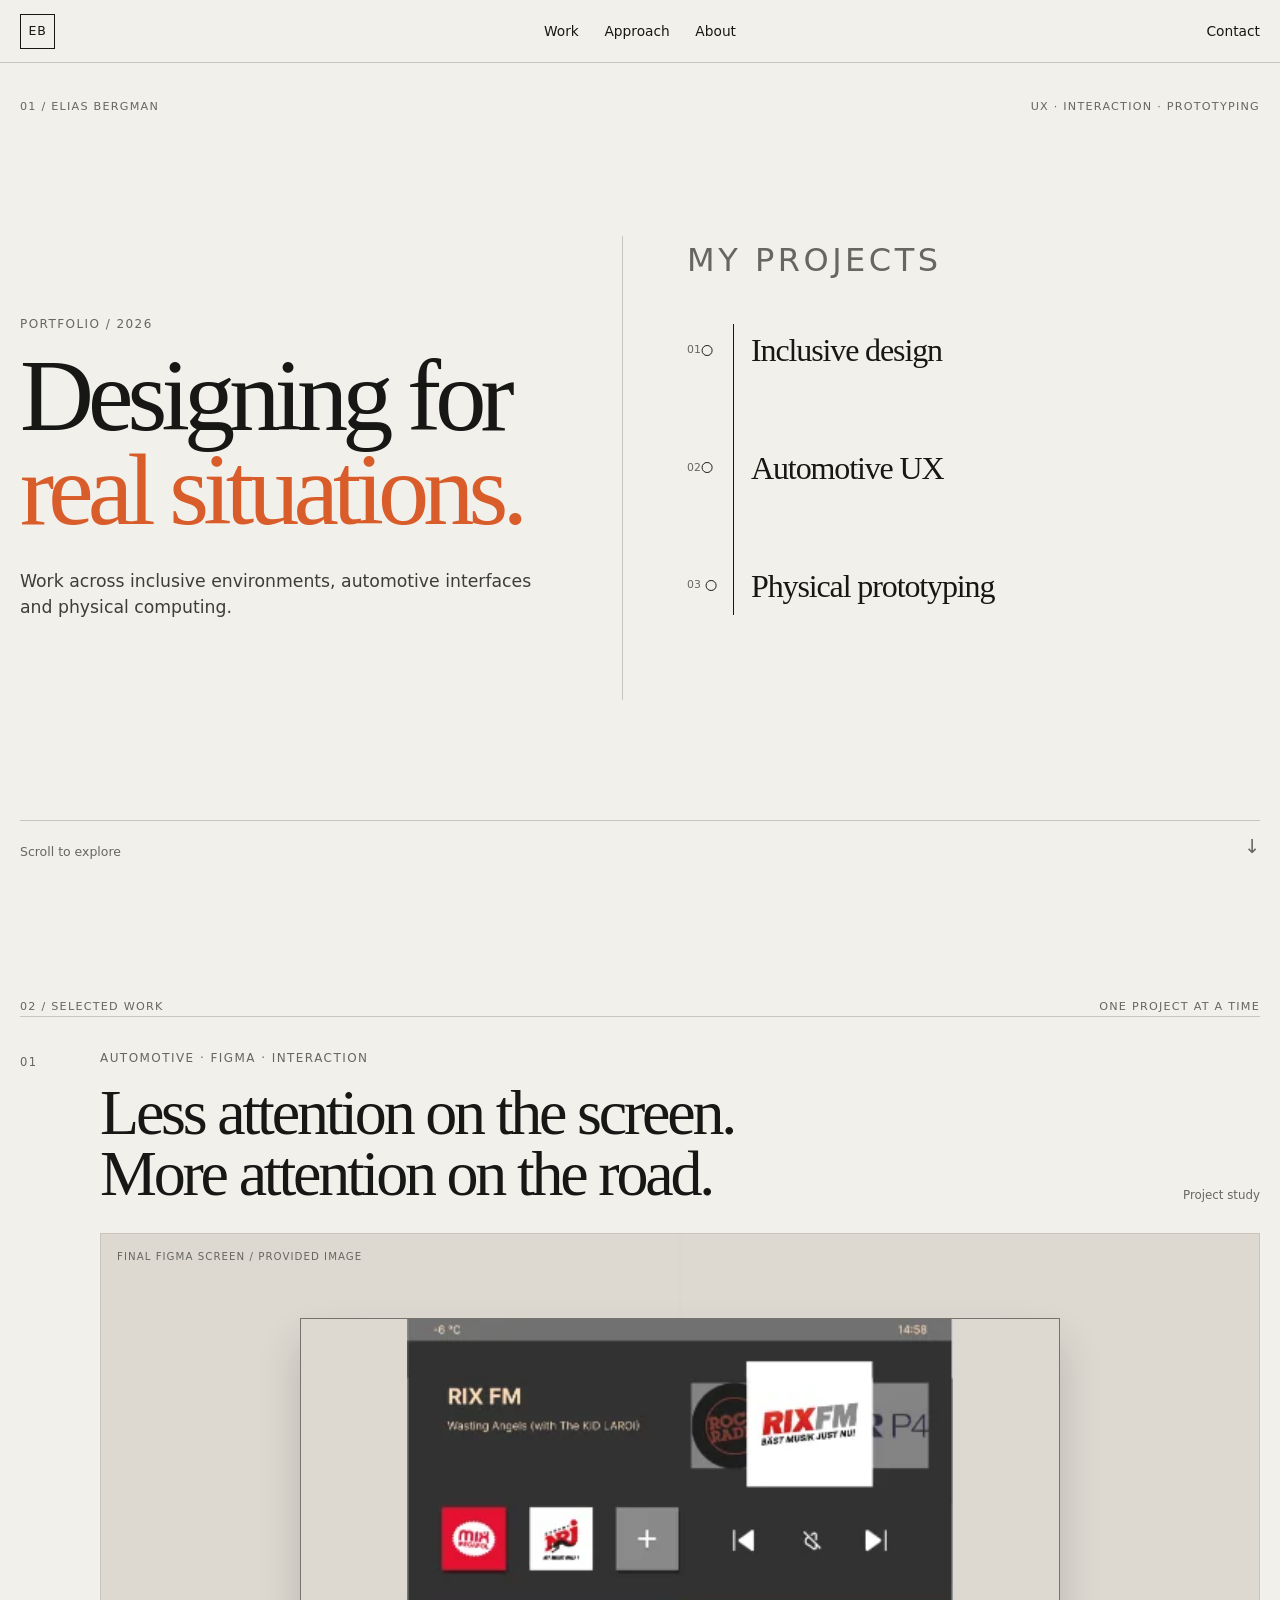
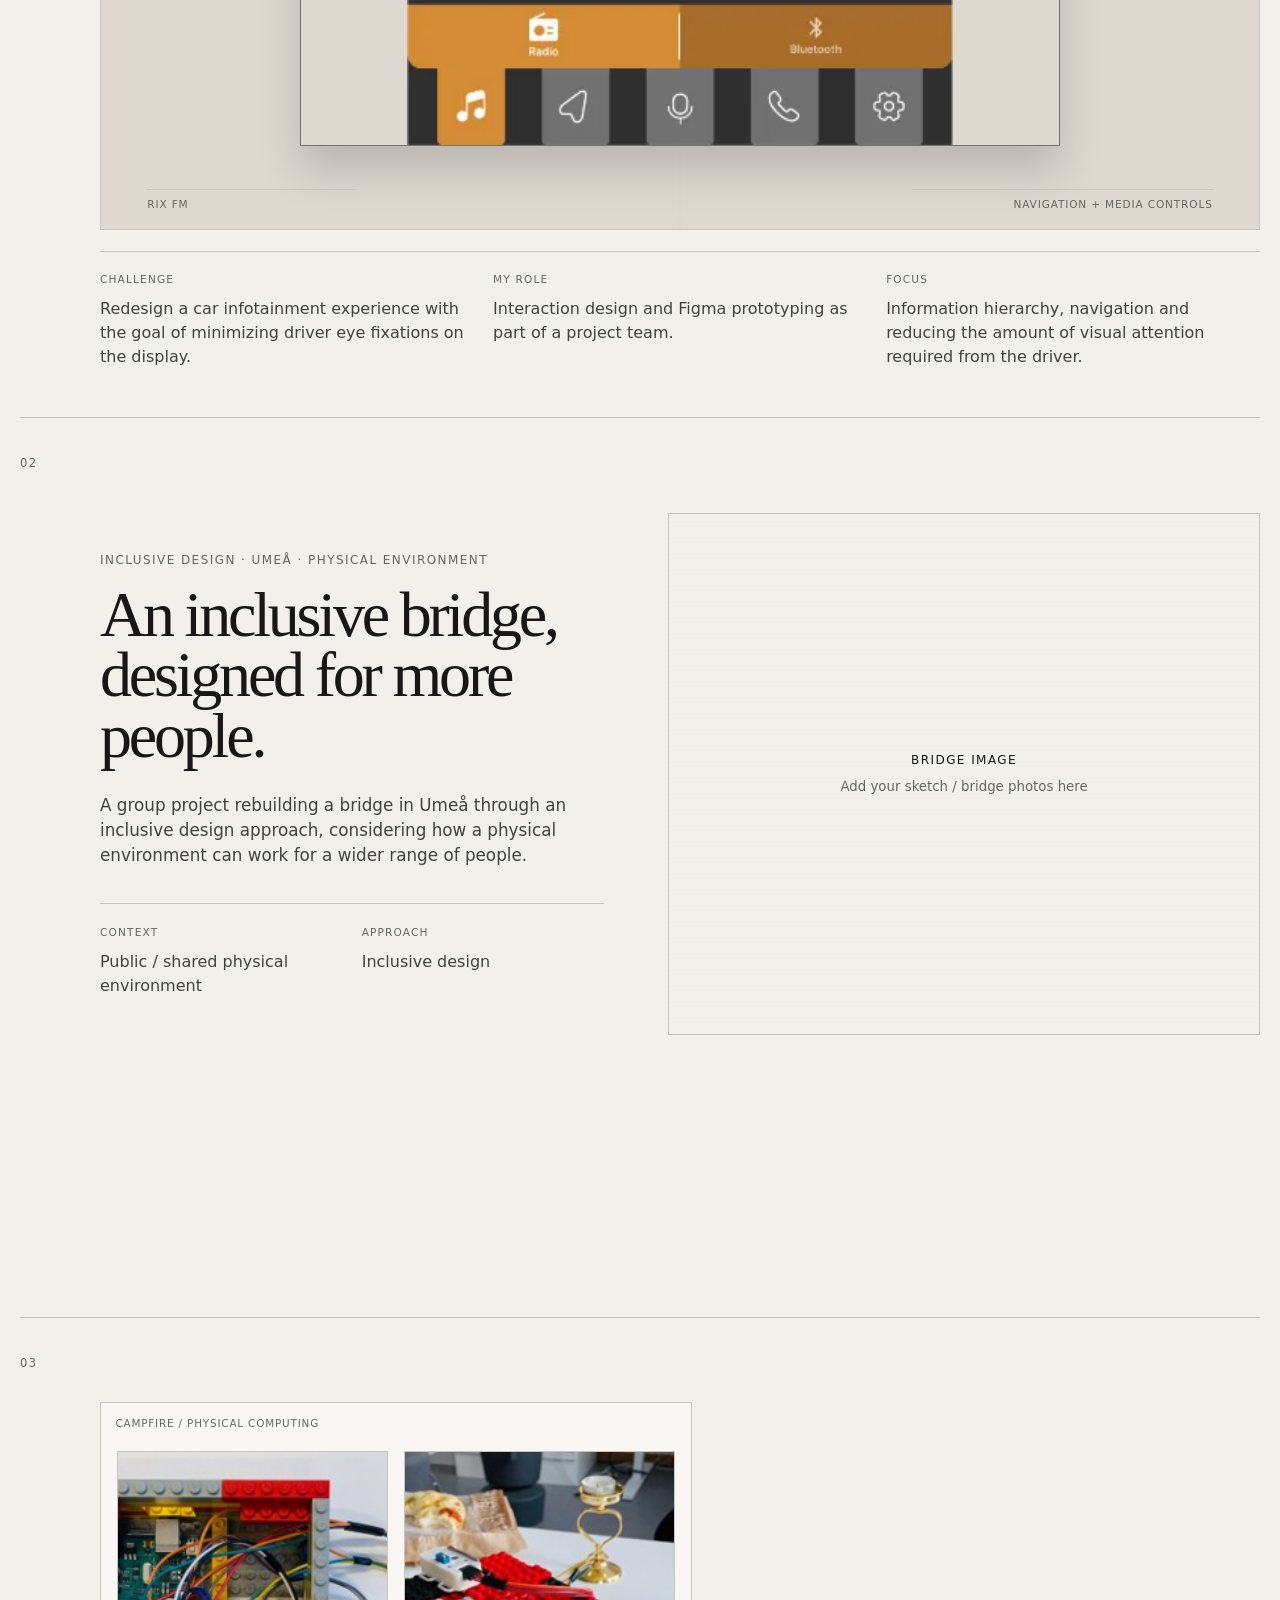
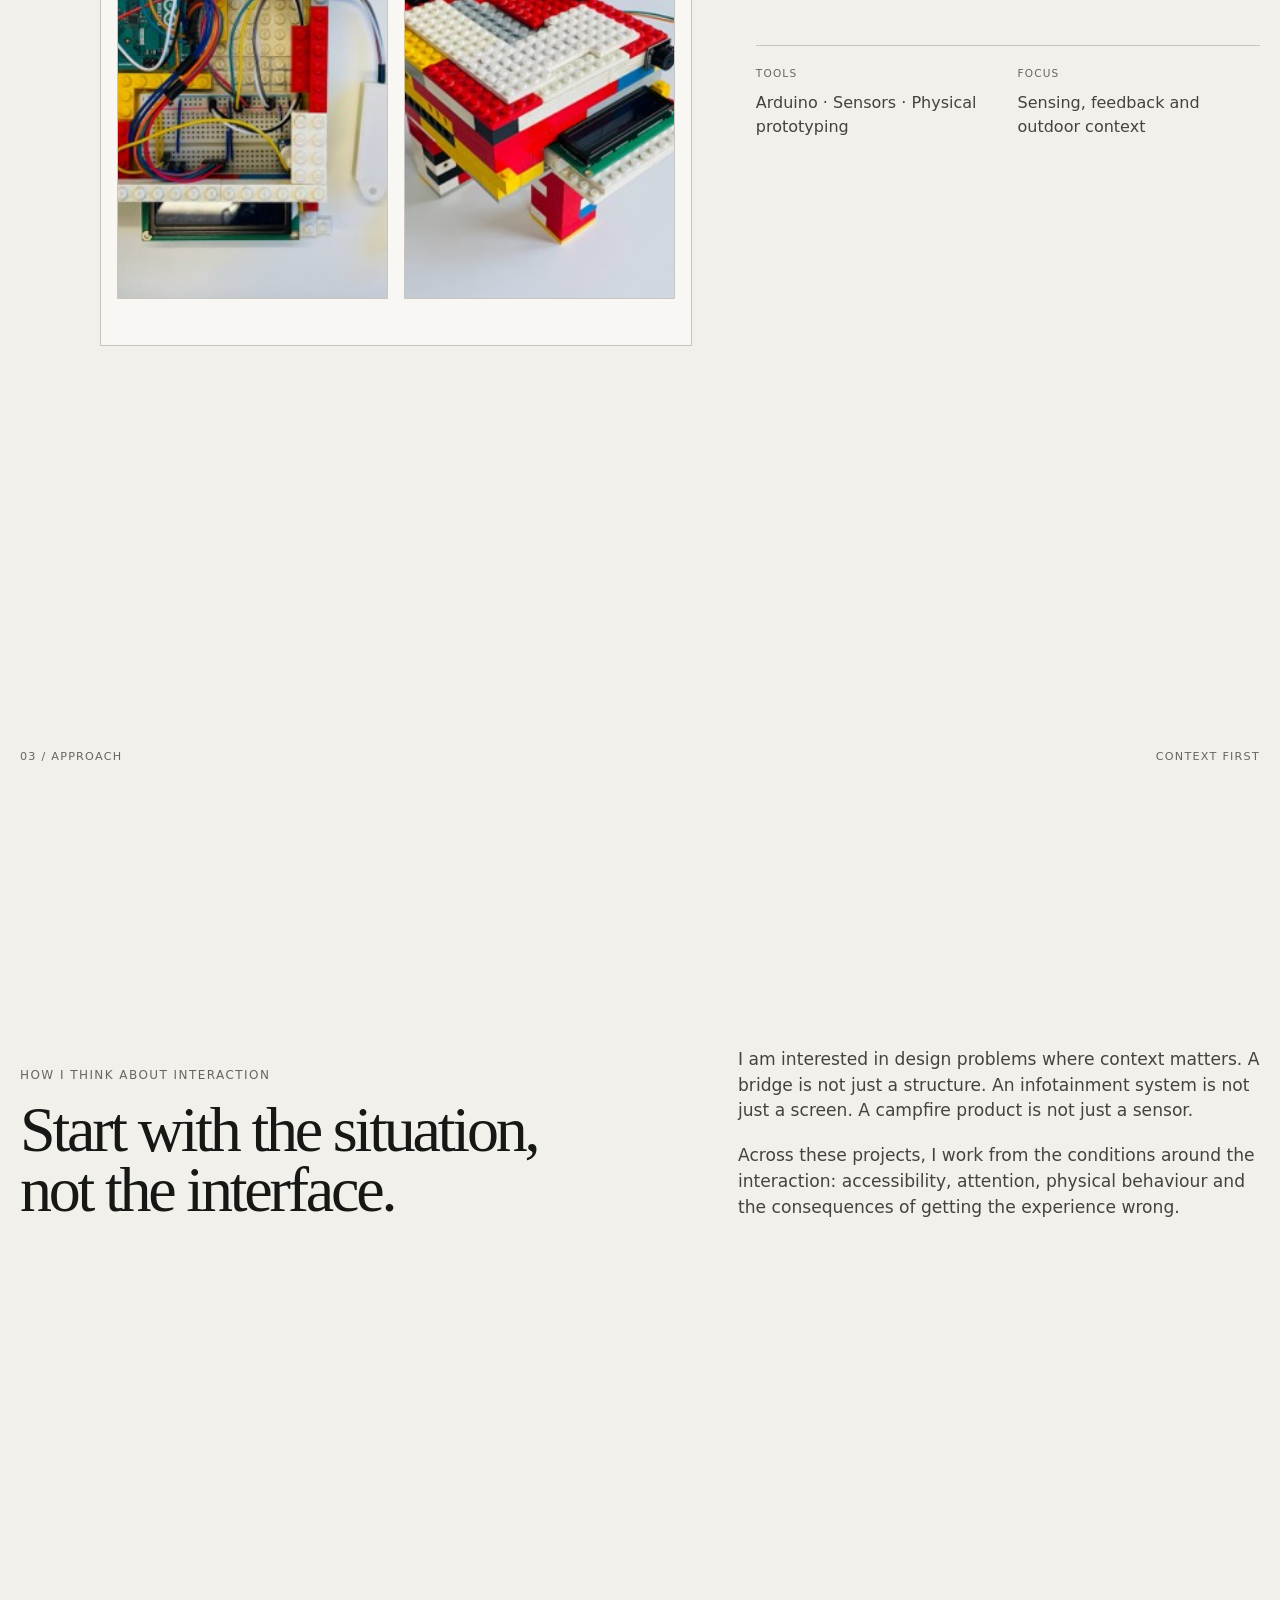
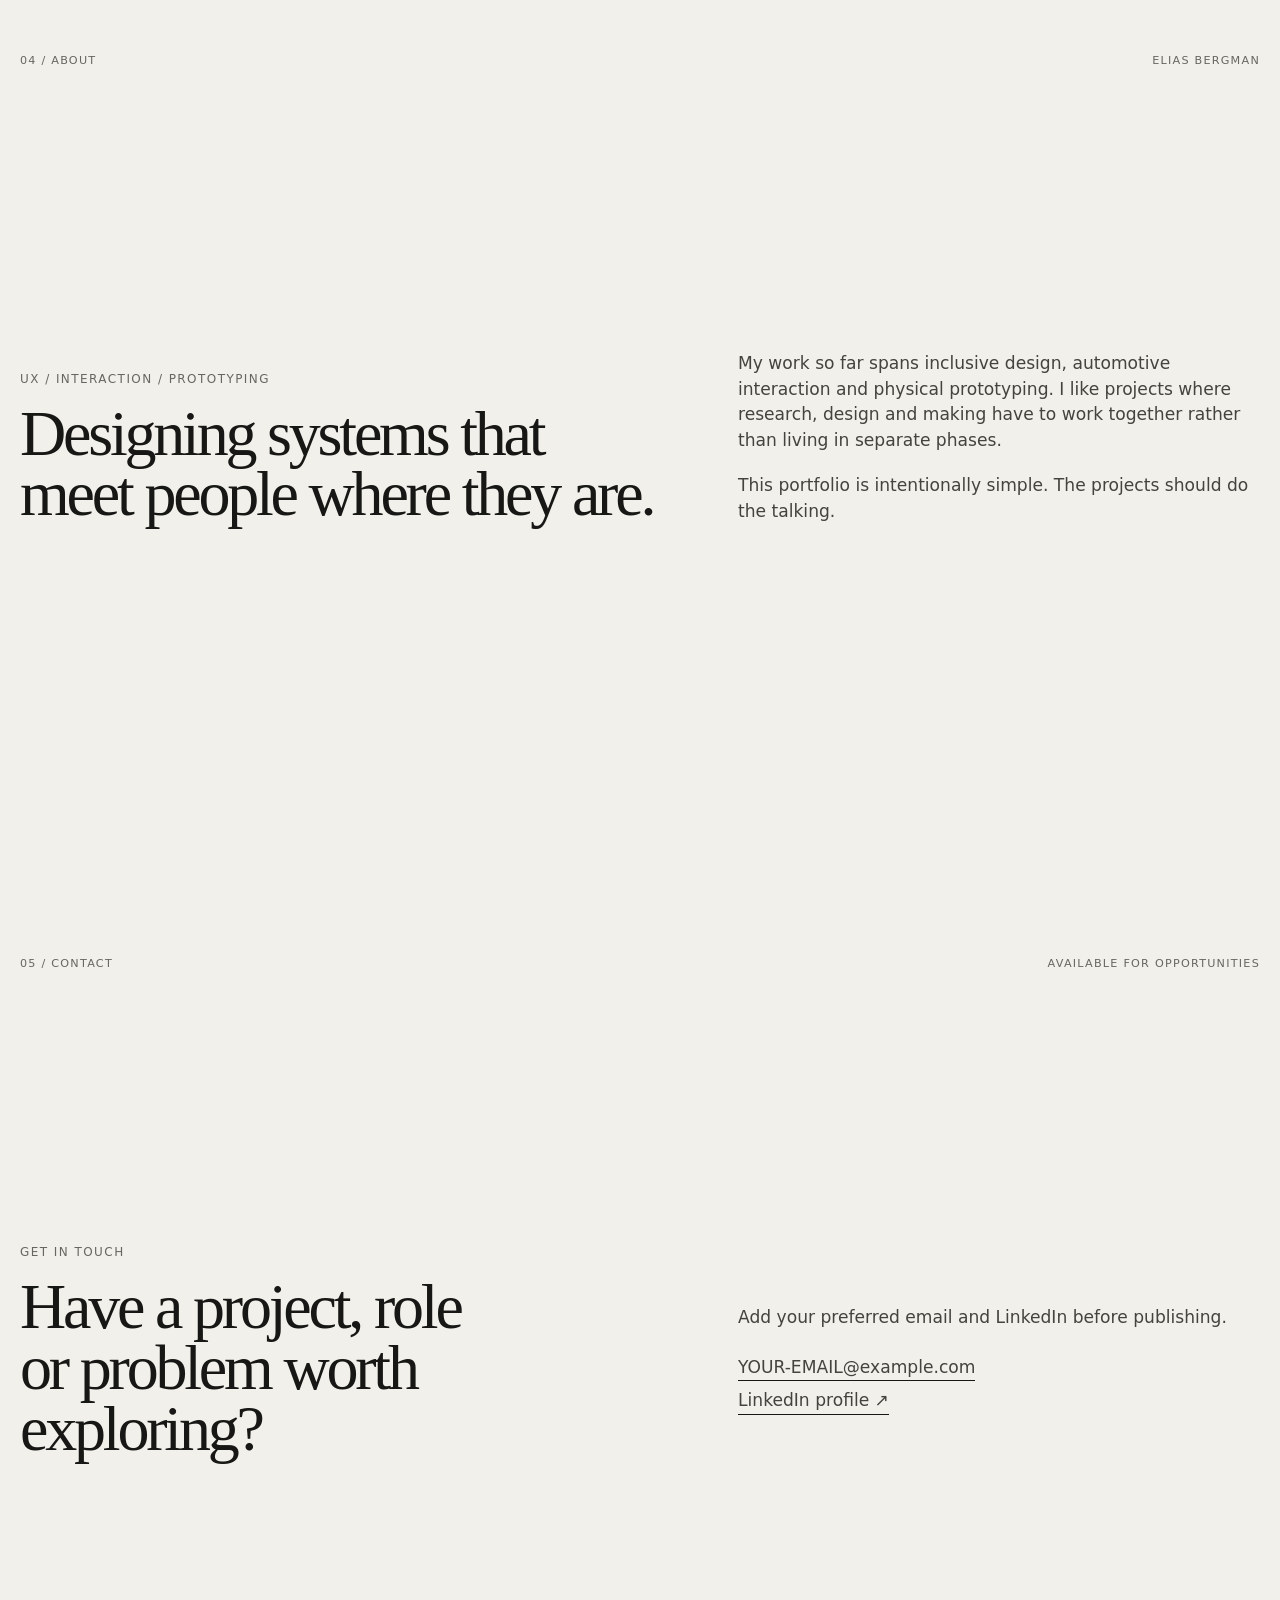
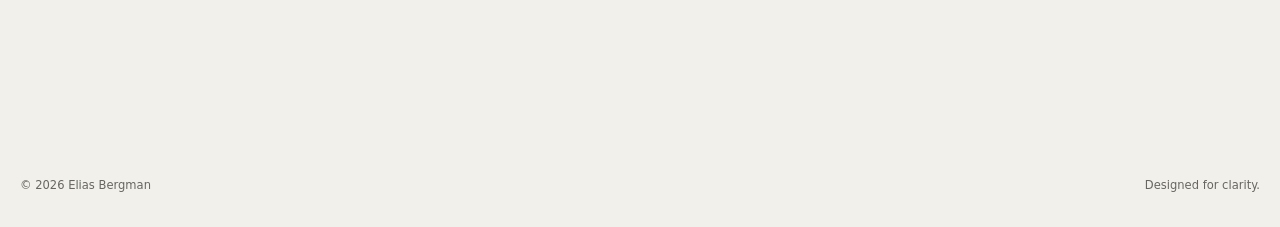
<file: index.html>
<!doctype html>
<html lang="en">
<head>
  <meta charset="utf-8">
  <meta name="viewport" content="width=device-width, initial-scale=1">
  <meta name="description" content="Elias Bergman — UX portfolio focused on inclusive design, automotive interaction and physical prototyping.">
  <title>Elias Bergman — UX Portfolio</title>
  <link rel="stylesheet" href="style.css">
</head>
<body>
  <a class="skip-link" href="#work">Skip to work</a>
  <header class="site-header">
    <div class="header-inner">
      <a class="wordmark" href="#top" aria-label="Elias Bergman home">EB</a>
      <nav aria-label="Primary navigation"><a href="#work">Work</a><a href="#approach">Approach</a><a href="#about">About</a></nav>
      <a class="header-contact" href="#contact">Contact</a>
    </div>
  </header>

  <main id="top" class="page">
    <section class="hero snap-section" aria-label="Introduction">
      <div class="hero-topline"><span>01 / Elias Bergman</span><span>UX · Interaction · Prototyping</span></div>
      <div class="hero-layout">
        <div class="hero-copy"><p class="eyebrow">Portfolio / 2026</p><h1>Designing for<br><em>real situations.</em></h1><p class="hero-lede">Work across inclusive environments, automotive interfaces and physical computing.</p></div>
        <div class="hero-visual" aria-hidden="true">
          <div class="field-note">My Projects</div>
          <div class="system-map"><div class="map-line"></div><span class="map-node node-1"><b>01</b><i>Inclusive design</i></span><span class="map-node node-2"><b>02</b><i>Automotive UX</i></span><span class="map-node node-3"><b>03</b><i>Physical prototyping</i></span></div>
        </div>
      </div>
      <div class="hero-footer"><span>Scroll to explore</span><span class="scroll-mark">↓</span></div>
    </section>

    <section id="work" class="work" aria-label="Selected work">
      <div class="section-top"><span>02 / Selected work</span><span>One project at a time</span></div>
      <article class="project project-infotainment snap-section">
        <div class="project-number">01</div><div class="project-content">
          <div class="project-header"><div><p class="eyebrow">Automotive · Figma · Interaction</p><h2>Less attention on the screen.<br>More attention on the road.</h2></div><span class="project-tag">Project study</span></div>
          <div class="infotainment-stage">
            <div class="image-label">FINAL FIGMA SCREEN / PROVIDED IMAGE</div>
            <img src="[data-uri]" alt="Car infotainment interface showing RIX FM and radio controls">
            <div class="image-detail detail-a">RIX FM</div><div class="image-detail detail-b">Navigation + media controls</div>
          </div>
          <div class="project-facts"><div><span>Challenge</span><p>Redesign a car infotainment experience with the goal of minimizing driver eye fixations on the display.</p></div><div><span>My role</span><p>Interaction design and Figma prototyping as part of a project team.</p></div><div><span>Focus</span><p>Information hierarchy, navigation and reducing the amount of visual attention required from the driver.</p></div></div>
        </div>
      </article>

      <article class="project project-bridge snap-section"><div class="project-number">02</div><div class="project-content two-col-project"><div class="project-text"><p class="eyebrow">Inclusive design · Umeå · Physical environment</p><h2>An inclusive bridge,<br>designed for more people.</h2><p class="project-intro">A group project rebuilding a bridge in Umeå through an inclusive design approach, considering how a physical environment can work for a wider range of people.</p><div class="project-facts compact-facts"><div><span>Context</span><p>Public / shared physical environment</p></div><div><span>Approach</span><p>Inclusive design</p></div></div></div><div class="placeholder-visual"><span>BRIDGE IMAGE</span><small>Add your sketch / bridge photos here</small></div></div></article>
      <article class="project project-campfire snap-section"><div class="project-number">03</div><div class="project-content two-col-project reverse"><div class="campfire-visual"><div class="image-label">CAMPFIRE / PHYSICAL COMPUTING</div><div class="campfire-images"><img src="images/campfire-1.jpg" alt="Arduino campfire prototype with electronics and sensors."><img src="images/campfire-2.jpg" alt="Assembled campfire prototype in a LEGO enclosure with sensors."></div></div><div class="project-facts compact-facts"><div><span>Tools</span><p>Arduino · Sensors · Physical prototyping</p></div><div><span>Focus</span><p>Sensing, feedback and outdoor context</p></div></div></div></div></article>
    </section>

    <section id="approach" class="approach snap-section"><div class="section-top"><span>03 / Approach</span><span>Context first</span></div><div class="approach-layout"><div><p class="eyebrow">How I think about interaction</p><h2>Start with the situation,<br>not the interface.</h2></div><div class="approach-copy"><p>I am interested in design problems where context matters. A bridge is not just a structure. An infotainment system is not just a screen. A campfire product is not just a sensor.</p><p>Across these projects, I work from the conditions around the interaction: accessibility, attention, physical behaviour and the consequences of getting the experience wrong.</p></div></div></section>
    <section id="about" class="about snap-section"><div class="section-top"><span>04 / About</span><span>Elias Bergman</span></div><div class="about-layout"><div><p class="eyebrow">UX / Interaction / Prototyping</p><h2>Designing systems that meet people where they are.</h2></div><div class="about-copy"><p>My work so far spans inclusive design, automotive interaction and physical prototyping. I like projects where research, design and making have to work together rather than living in separate phases.</p><p>This portfolio is intentionally simple. The projects should do the talking.</p></div></div></section>
    <section id="contact" class="contact snap-section"><div class="section-top"><span>05 / Contact</span><span>Available for opportunities</span></div><div class="contact-layout"><div><p class="eyebrow">Get in touch</p><h2>Have a project, role<br>or problem worth exploring?</h2></div><div class="contact-details"><p class="contact-note">Add your preferred email and LinkedIn before publishing.</p><div class="contact-links"><a href="mailto:YOUR-EMAIL@example.com">YOUR-EMAIL@example.com</a><a href="#">LinkedIn profile ↗</a></div></div></div></section>
  </main>
  <footer class="site-footer"><span>© 2026 Elias Bergman</span><span>Designed for clarity.</span></footer>

  <script>
    const sections = [...document.querySelectorAll('.snap-section')];
    let currentIndex = 0;
    let wheelLock = false;
    const observer = new IntersectionObserver((entries) => {
      const visible = entries.filter(entry => entry.isIntersecting).sort((a,b) => b.intersectionRatio - a.intersectionRatio)[0];
      if (!visible) return;
      const index = sections.indexOf(visible.target);
      if (index >= 0) currentIndex = index;
      sections.forEach((section, i) => section.classList.toggle('is-active', i === currentIndex));
    }, { threshold: [0.55, 0.75] });
    sections.forEach(section => observer.observe(section));
    window.addEventListener('wheel', (event) => {
      if (window.innerWidth < 900 || wheelLock || Math.abs(event.deltaY) < 12) return;
      const direction = event.deltaY > 0 ? 1 : -1;
      const next = Math.max(0, Math.min(sections.length - 1, currentIndex + direction));
      if (next === currentIndex) return;
      event.preventDefault();
      wheelLock = true;
      currentIndex = next;
      sections[next].scrollIntoView({ behavior: 'smooth', block: 'start' });
      setTimeout(() => { wheelLock = false; }, 700);
    }, { passive: false });
    document.querySelectorAll('a[href^="#"]').forEach(link => link.addEventListener('click', event => { const target = document.querySelector(link.getAttribute('href')); if (!target) return; event.preventDefault(); target.scrollIntoView({ behavior: 'smooth', block: 'start' }); }));
  </script>
</body>
</html>
</file>
<file: style.css>
:root {
  --bg: #f2f0eb;
  --paper: #f8f7f3;
  --ink: #171715;
  --muted: #676661;
  --line: #c9c5bd;
  --accent: #d95d2b;
  --max: 1380px;
}

* { box-sizing: border-box; }
html { scroll-behavior: smooth; scroll-snap-type: y proximity; }
body { margin: 0; background: var(--bg); color: var(--ink); font-family: Inter, ui-sans-serif, system-ui, -apple-system, BlinkMacSystemFont, "Segoe UI", sans-serif; line-height: 1.5; }
a { color: inherit; }
.skip-link { position: fixed; left: 1rem; top: -4rem; padding: .7rem 1rem; background: var(--ink); color: var(--paper); z-index: 30; }
.skip-link:focus { top: 1rem; }

.site-header { position: fixed; inset: 0 0 auto 0; z-index: 20; background: rgba(242,240,235,.94); border-bottom: 1px solid var(--line); }
.header-inner { max-width: var(--max); margin: 0 auto; padding: .85rem 1.25rem; display: grid; grid-template-columns: 1fr auto 1fr; align-items: center; }
.wordmark { width: 2.2rem; height: 2.2rem; display: grid; place-items: center; border: 1px solid var(--ink); text-decoration: none; font-size: .78rem; letter-spacing: .08em; }
nav { display: flex; gap: 1.6rem; }
nav a, .header-contact { text-decoration: none; font-size: .86rem; }
.header-contact { justify-self: end; }
nav a:hover, .header-contact:hover { color: var(--accent); }

.snap-section { min-height: 100svh; scroll-snap-align: start; scroll-margin-top: 0; }
.hero, .work, .approach, .about, .contact { max-width: var(--max); margin: 0 auto; padding: 6.2rem 1.25rem 2rem; }
.hero { min-height: 100svh; display: flex; flex-direction: column; justify-content: space-between; }
.hero-topline, .section-top { display: flex; justify-content: space-between; gap: 2rem; font-size: .7rem; letter-spacing: .11em; text-transform: uppercase; color: var(--muted); }
.hero-layout { display: grid; grid-template-columns: .9fr 1.1fr; gap: 5rem; align-items: center; flex: 1; }
.hero-copy { max-width: 48rem; }
.eyebrow { margin: 0 0 1rem; font-size: .75rem; text-transform: uppercase; letter-spacing: .12em; color: var(--muted); }
h1, h2 { font-family: Georgia, "Times New Roman", serif; font-weight: 500; }
h1 { margin: 0; font-size: clamp(4rem, 8vw, 8.8rem); line-height: .92; letter-spacing: -.058em; }
h1 em { color: var(--accent); font-style: normal; }
.hero-lede { max-width: 34rem; margin: 2rem 0 0; font-size: 1.08rem; color: #3e3d39; }
.hero-footer { display: flex; justify-content: space-between; align-items: end; padding-bottom: .4rem; color: var(--muted); font-size: .78rem; border-top: 1px solid var(--line); padding-top: .75rem; }
.scroll-mark { font-size: 1.2rem; animation: nudge 1.7s ease-in-out infinite; }

.hero-visual { align-self: center; position: relative; min-height: 29rem; border-left: 1px solid var(--line); padding-left: 4rem; display: flex; align-items: center; }
.field-note { position: absolute; top: 0; left: 4rem; font-size: 2rem; letter-spacing: .11em; text-transform: uppercase; color: var(--muted); }
.system-map { position: relative; width: 100%; height: 23rem; }
.map-line { position: absolute; left: 8%; top: 11%; bottom: 10%; width: 1px; background: var(--ink); transform-origin: top; animation: draw-line 1.4s cubic-bezier(.77,0,.18,1) both; }
.map-node { position: absolute; left: 0; display: grid; grid-template-columns: 3rem auto; align-items: center; column-gap: 1rem; transform: translateY(-50%); opacity: 0; animation: arrive .65s ease-out forwards; }
.map-node::before { content: ""; position: absolute; left: 7.75%; width: .55rem; height: .55rem; border: 1px solid var(--ink); background: var(--bg); transform: translateX(-50%); border-radius: 50%; }
.map-node b { font-size: .68rem; font-weight: 500; color: var(--muted); }
.map-node i { font-family: Georgia, "Times New Roman", serif; font-size: clamp(1.5rem, 2.5vw, 2.4rem); font-style: normal; letter-spacing: -.035em; }
.node-1 { top: 18%; animation-delay: .45s; }
.node-2 { top: 50%; animation-delay: .7s; }
.node-3 { top: 82%; animation-delay: .95s; }

.work { display: flex; flex-direction: column; gap: 0; padding-top: 6.2rem; }
.work > .section-top { flex: 0 0 auto; }
.project { min-height: 100svh; border-top: 1px solid var(--line); padding: 2rem 0 3rem; display: grid; grid-template-columns: 4rem 1fr; gap: 1rem; align-items: start; }
.project-number { font-size: .72rem; letter-spacing: .12em; text-transform: uppercase; color: var(--muted); padding-top: .3rem; }
.project-content { min-width: 0; }
.project-header { display: flex; justify-content: space-between; align-items: end; gap: 2rem; }
.project-tag { font-size: .74rem; color: var(--muted); white-space: nowrap; }
h2 { margin: 0; font-size: clamp(2.7rem, 5vw, 5.8rem); line-height: .95; letter-spacing: -.05em; }
.project-intro { max-width: 45rem; margin: 1.6rem 0 0; font-size: 1.05rem; color: #43423e; }

.infotainment-stage { position: relative; margin: 1.8rem 0 1.3rem; min-height: 52svh; border: 1px solid var(--line); background: #ddd9d1; display: grid; place-items: center; overflow: hidden; }
.infotainment-stage::after { content: ""; position: absolute; inset: 0; pointer-events: none; background: linear-gradient(90deg, transparent 0 49.9%, rgba(0,0,0,.08) 50%, transparent 50.1%); opacity: .25; }
.infotainment-stage img { width: min(72%, 760px); max-height: 72%; object-fit: contain; image-rendering: auto; box-shadow: 0 24px 40px rgba(0,0,0,.16); border: 1px solid #77736c; z-index: 2; }
.image-label { position: absolute; top: .9rem; left: 1rem; font-size: .64rem; letter-spacing: .1em; text-transform: uppercase; color: var(--muted); z-index: 3; }
.image-detail { position: absolute; font-size: .66rem; text-transform: uppercase; letter-spacing: .08em; color: var(--muted); border-top: 1px solid var(--line); padding-top: .45rem; z-index: 3; }
.detail-a { left: 4%; bottom: 1rem; width: 18%; }
.detail-b { right: 4%; bottom: 1rem; width: 26%; text-align: right; }

.project-facts { display: grid; grid-template-columns: repeat(3, 1fr); gap: 1.2rem; border-top: 1px solid var(--line); margin-top: .5rem; padding-top: .9rem; }
.project-facts span { font-size: .66rem; letter-spacing: .11em; text-transform: uppercase; color: var(--muted); }
.project-facts p { margin: .45rem 0 0; color: #44423d; }

.two-col-project { display: grid; grid-template-columns: .92fr 1.08fr; gap: 4rem; align-items: center; min-height: 72svh; }
.two-col-project.reverse { grid-template-columns: 1.08fr .92fr; }
.compact-facts { grid-template-columns: repeat(2, minmax(0, 1fr)); max-width: 48rem; margin-top: 2.2rem; }
.placeholder-visual { min-height: 58svh; border: 1px solid var(--line); display: grid; place-items: center; align-content: center; text-align: center; padding: 2rem; background: repeating-linear-gradient(0deg, transparent, transparent 15px, rgba(0,0,0,.035) 16px); }
.placeholder-visual span { font-size: .75rem; letter-spacing: .12em; text-transform: uppercase; }
.placeholder-visual small { margin-top: .5rem; max-width: 16rem; color: var(--muted); }

.approach-layout, .about-layout, .contact-layout { height: calc(100svh - 9rem); display: grid; grid-template-columns: 1.1fr .9fr; gap: 5rem; align-items: center; }
.approach-copy, .about-copy, .contact-details { max-width: 38rem; font-size: 1.07rem; color: #45433e; }
.approach-copy p, .about-copy p { margin: 0 0 1.2rem; }
.contact-links { margin-top: 1.5rem; display: flex; flex-direction: column; gap: .4rem; }
.contact-links a { width: max-content; text-decoration: none; border-bottom: 1px solid var(--ink); }
.contact-links a:hover { color: var(--accent); border-color: var(--accent); }

.site-footer { max-width: var(--max); margin: 0 auto; padding: 1rem 1.25rem 2rem; display:flex; justify-content:space-between; font-size:.72rem; color:var(--muted); }

@keyframes draw-line { from { transform: scaleY(0); } to { transform: scaleY(1); } }
@keyframes arrive { from { opacity: 0; transform: translateY(-50%) translateX(1rem); } to { opacity: 1; transform: translateY(-50%) translateX(0); } }
@keyframes nudge { 0%,100% { transform: translateY(0); } 50% { transform: translateY(.35rem); } }

.project.is-active .project-content { animation: focus-in .55s ease-out both; }
@keyframes focus-in { from { opacity: .72; transform: translateY(.75rem); } to { opacity: 1; transform: translateY(0); } }

@media (max-width: 1000px) {
  html { scroll-snap-type: y mandatory; }
  .hero-layout, .approach-layout, .about-layout, .contact-layout { grid-template-columns: 1fr; gap: 2rem; }
  .hero-visual { border-left: 0; border-top: 1px solid var(--line); padding-left: 0; padding-top: 2rem; min-height: 19rem; }
  .field-note { left: 0;}
  .two-col-project, .two-col-project.reverse { grid-template-columns: 1fr; gap: 2rem; }
  .placeholder-visual { min-height: 34svh; }
  .approach-layout, .about-layout, .contact-layout { height: auto; min-height: calc(100svh - 9rem); }
  .work { min-height: auto; }
  .project { min-height: calc(100svh - 8.5rem); }
  .infotainment-stage { min-height: 42svh; }
}

@media (max-width: 640px) {
  .header-inner { grid-template-columns: 1fr auto; }
  nav { order: 3; grid-column: 1 / -1; justify-content: flex-start; padding-top: .7rem; }
  .header-contact { justify-self: end; }
  .hero, .work, .approach, .about, .contact { padding-left: 1rem; padding-right: 1rem; }
  .hero-topline, .section-top { font-size: .62rem; }
  h1 { font-size: clamp(3.4rem, 17vw, 6.1rem); }
  h2 { font-size: clamp(2.4rem, 12vw, 4.3rem); }
  .hero-visual { min-height: 16rem; }
  .system-map { height: 15rem; }
  .map-node { grid-template-columns: 2.4rem auto; }
  .map-node i { font-size: 1.35rem; }
  .project { grid-template-columns: 2.4rem 1fr; }
  .project-header { align-items: flex-start; flex-direction: column; gap: .7rem; }
  .project-facts, .compact-facts { grid-template-columns: 1fr; }
  .infotainment-stage { min-height: 33svh; }
  .infotainment-stage img { width: 92%; max-height: 70%; }
  .detail-a, .detail-b { display: none; }
  .site-footer { padding-left: 1rem; padding-right: 1rem; flex-direction: column; gap: .4rem; }
}

@media (prefers-reduced-motion: reduce) {
  html { scroll-behavior: auto; }
  *, *::before, *::after { animation: none !important; transition: none !important; }
}


.campfire-visual{min-height:34rem;border:1px solid var(--line);background:var(--paper);position:relative;overflow:hidden;display:flex;flex-direction:column;padding:3rem 1rem 1rem;}
.campfire-visual .image-label{position:absolute;top:.8rem;left:.9rem;font-size:.65rem;letter-spacing:.08em;text-transform:uppercase;color:var(--muted);}
.campfire-images{display:grid;grid-template-columns:1fr 1fr;gap:1rem;height:100%;min-height:28rem;}
.campfire-images img{width:100%;height:100%;object-fit:cover;display:block;border:1px solid var(--line);background:#fff;}
@media (max-width:1000px){.campfire-images{min-height:32rem;}}
@media (max-width:640px){.campfire-visual{min-height:22rem;padding:.9rem;padding-top:2.7rem}.campfire-images{grid-template-columns:1fr 1fr;gap:.6rem;min-height:18rem}.campfire-images img{height:18rem;}}
</file>
